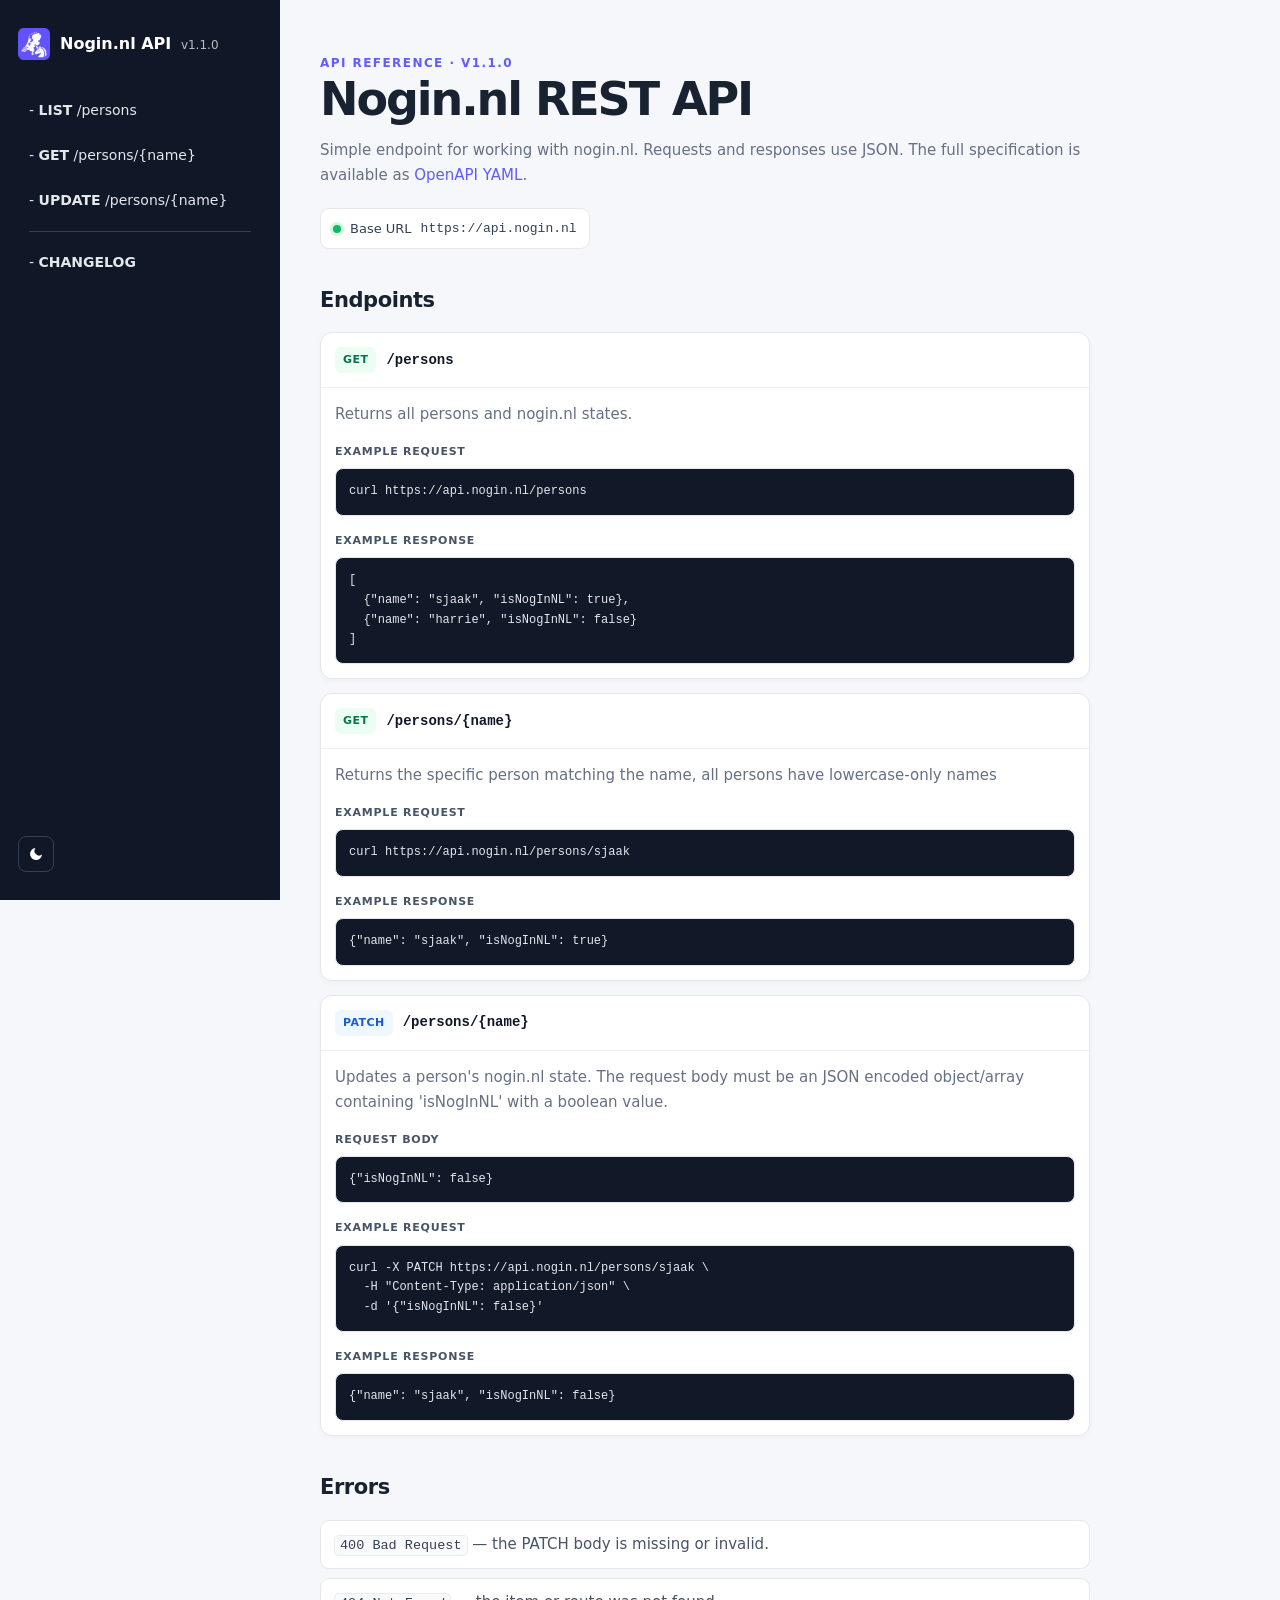
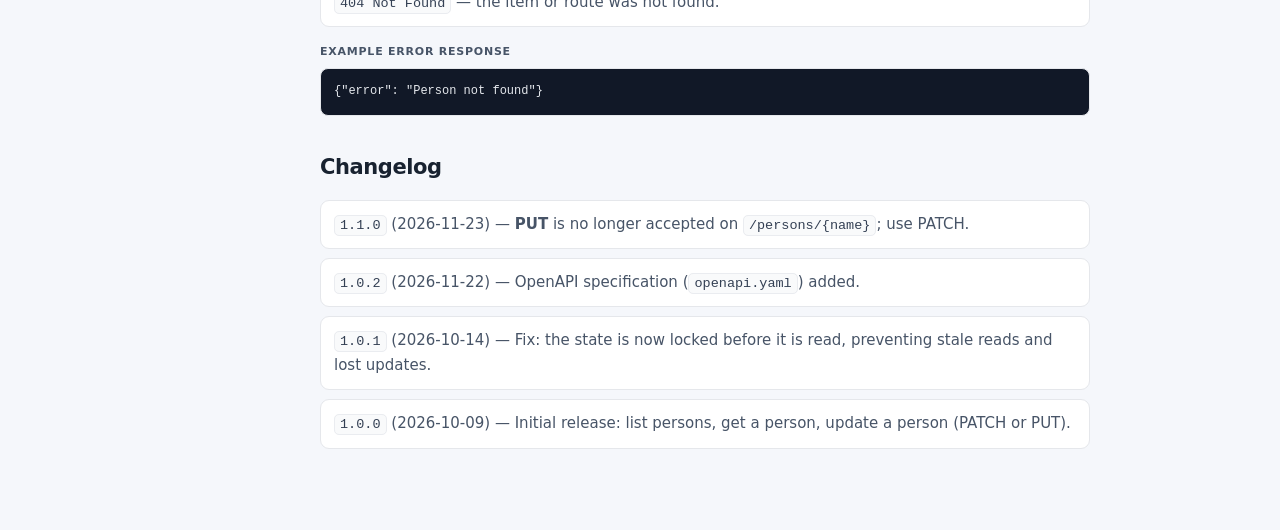
<file: templates/api.html>
<!doctype html>
<html lang="en">
<head>
    <meta charset="utf-8">
    <meta name="viewport" content="width=device-width, initial-scale=1">
    <meta name="theme-color" content="#101828" data-light="#101828" data-dark="#0f1522">
    <title>Nogin.nl API — Documentation</title>
    <link rel="icon" href="/assets/favicon.ico" type="image/x-icon">
    <link rel="apple-touch-icon" sizes="180x180" href="/assets/apple-touch-icon.png">
    <link rel="stylesheet" href="/assets/css/api.css?v=13">
    <script src="/assets/js/theme.js?v=4"></script>
</head>
<body>
<header class="mobile-header">
    <div class="header-top">
        <a class="brand" href="#overview">
            <img src="/assets/apple-touch-icon.png" alt="" width="32" height="32">
            <span>Nogin.nl API <!-- keep in sync with info.version in openapi.yaml --><small>v1.1.0</small></span>
        </a>

        <div class="header-actions">
            <button type="button" class="theme-button" title="Switch to dark mode" aria-label="Switch to dark mode">
                <svg class="icon-moon" viewBox="0 0 24 24" width="16" height="16" aria-hidden="true"><path fill="currentColor" d="M21 12.8A9 9 0 1 1 11.2 3a7 7 0 0 0 9.8 9.8z"/></svg>
                <svg class="icon-sun" viewBox="0 0 24 24" width="16" height="16" aria-hidden="true"><circle cx="12" cy="12" r="4.5" fill="currentColor"/><path stroke="currentColor" stroke-width="2" stroke-linecap="round" d="M12 2v2.5M12 19.5V22M2 12h2.5M19.5 12H22M4.9 4.9l1.8 1.8M17.3 17.3l1.8 1.8M4.9 19.1l1.8-1.8M17.3 6.7l1.8-1.8"/></svg>
            </button>
            <button
                    class="menu-toggle"
                    type="button"
                    aria-label="Open menu"
                    aria-expanded="false"
                    aria-controls="docs-nav"
            >
                <span></span>
                <span></span>
                <span></span>
            </button>
        </div>
    </div>

    <nav id="docs-nav" aria-label="Documentation">
        <a href="#list-items">- <strong>LIST</strong> /persons</a>
        <a href="#get-item">- <strong>GET</strong> /persons/{name}</a>
        <a href="#update-item">- <strong>UPDATE</strong> /persons/{name}</a>
        <div class="nav-divider" role="separator"></div>
        <a href="#changelog">- <strong>CHANGELOG</strong></a>
    </nav>
</header>
<main>
    <section id="overview">
        <p class="eyebrow">API reference <!-- keep in sync with info.version in openapi.yaml -->· v1.1.0</p>
        <h1>Nogin.nl REST API</h1>
        <p class="intro">Simple endpoint for working with nogin.nl. Requests and responses use JSON. The full specification is available as <a href="/openapi.yaml">OpenAPI YAML</a>.</p>
        <div class="base-url">
            <span class="status-dot" aria-hidden="true"></span>
            <span>Base URL</span>
            <code>https://api.nogin.nl</code>
        </div>
    </section>
    <h2>Endpoints</h2>
    <section class="endpoint" id="list-items">
        <div class="endpoint-head">
            <span class="method get">GET</span>
            <code class="route">/persons</code>
        </div>
        <div class="endpoint-body">
            <p>Returns all persons and nogin.nl states.</p>
            <div class="label">Example request</div>
            <pre><code>curl https://api.nogin.nl/persons</code></pre>
            <div class="label">Example response</div>
            <pre><code>[
  {"name": "sjaak", "isNogInNL": true},
  {"name": "harrie", "isNogInNL": false}
]</code></pre>
        </div>
    </section>

    <section class="endpoint" id="get-item">
        <div class="endpoint-head">
            <span class="method get">GET</span>
            <code class="route">/persons/{name}</code>
        </div>
        <div class="endpoint-body">
            <p>Returns the specific person matching the name, all persons have lowercase-only names</p>
            <div class="label">Example request</div>
            <pre><code>curl https://api.nogin.nl/persons/sjaak</code></pre>
            <div class="label">Example response</div>
            <pre><code>{"name": "sjaak", "isNogInNL": true}</code></pre>
        </div>
    </section>

    <section class="endpoint" id="update-item">
        <div class="endpoint-head">
            <span class="method patch">PATCH</span>
            <code class="route">/persons/{name}</code>
        </div>
        <div class="endpoint-body">
            <p>Updates a person's nogin.nl state. The request body must be an JSON encoded object/array containing 'isNogInNL' with a boolean value.</p>
            <div class="label">Request body</div>
            <pre><code>{"isNogInNL": false}</code></pre>
            <div class="label">Example request</div>
            <pre><code>curl -X PATCH https://api.nogin.nl/persons/sjaak \
  -H "Content-Type: application/json" \
  -d '{"isNogInNL": false}'</code></pre>
            <div class="label">Example response</div>
            <pre><code>{"name": "sjaak", "isNogInNL": false}</code></pre>
        </div>
    </section>

    <section id="errors">
        <h2>Errors</h2>
        <ul class="errors">
            <li><code>400 Bad Request</code> — the PATCH body is missing or invalid.</li>
            <li><code>404 Not Found</code> — the item or route was not found.</li>
        </ul>
        <div class="label">Example error response</div>
        <pre><code>{"error": "Person not found"}</code></pre>
    </section>

    <section id="changelog">
        <h2>Changelog</h2>
        <!-- keep in sync with info.version in openapi.yaml; newest first -->
        <ul class="errors">
            <li><code>1.1.0</code> (2026-11-23) — <strong>PUT</strong> is no longer accepted on <code>/persons/{name}</code>; use PATCH.</li>
            <li><code>1.0.2</code> (2026-11-22) — OpenAPI specification (<code>openapi.yaml</code>) added.</li>
            <li><code>1.0.1</code> (2026-10-14) — Fix: the state is now locked before it is read, preventing stale reads and lost updates.</li>
            <li><code>1.0.0</code> (2026-10-09) — Initial release: list persons, get a person, update a person (PATCH or PUT).</li>
        </ul>
    </section>
</main>
<script src="/assets/js/api.js"></script>
</body>
</html>
</file>
<file: assets/css/api.css>
:root {
    --ink: #182230;
    --muted: #667085;
    --line: #e5e7eb;
    --surface: #fff;
    --page: #f5f7fb;
    --nav: #101828;
    --accent: #635bff;
    --code: #111827;
    --line-soft: #eef0f3;
    --text-strong: #101828;
    --text-mid: #344054;
    --text-label: #475467;
    --code-inline-bg: #f9fafb;
    --code-inline-line: #eaecf0;
    --dot-ring: #d1fadf;
    --get-bg: #ecfdf3;
    --get-text: #067647;
    --patch-bg: #eff8ff;
    --patch-text: #175cd3;
    --notice-bg: #fffaeb;
    --notice-line: #fedf89;
    --notice-text: #7a2e0e;
    --shadow: rgb(16 24 40 / 3%);
}

:root[data-theme="dark"] {
    color-scheme: dark;
    --ink: #f3f4f6;
    --muted: #9ca3af;
    --line: #2a3345;
    --surface: #161c2b;
    --page: #0b0f19;
    --nav: #0f1522;
    --accent: #8b85ff;
    --code: #0b0f19;
    --line-soft: #232c3d;
    --text-strong: #f3f4f6;
    --text-mid: #d1d5db;
    --text-label: #9ca3af;
    --code-inline-bg: #1f2738;
    --code-inline-line: #2a3345;
    --dot-ring: #153d2a;
    --get-bg: #12301f;
    --get-text: #6ce9a6;
    --patch-bg: #14284a;
    --patch-text: #84caff;
    --notice-bg: #3a2a0c;
    --notice-line: #6b4a12;
    --notice-text: #fedf89;
    --shadow: rgb(0 0 0 / 30%);
}

* {
    box-sizing: border-box;
}

html {
    scroll-behavior: smooth;
    scroll-padding-top: 80px;
}

body {
    margin: 0;
    background: var(--page);
    color: var(--ink);
    font: 15px/1.65 Inter, ui-sans-serif, system-ui, -apple-system,
    BlinkMacSystemFont, "Segoe UI", sans-serif;
}

/* Header and mobile navigation */
.mobile-header {
    position: sticky;
    top: 0;
    z-index: 10;
    padding: 14px 16px 0;
    background: var(--nav);
    color: #fff;
}

.header-top {
    display: flex;
    align-items: center;
    justify-content: space-between;
}

.brand {
    display: flex;
    align-items: center;
    gap: 10px;
    padding-bottom: 12px;
    color: #fff;
    font-size: 16px;
    font-weight: 700;
    text-decoration: none;
}

.brand small {
    margin-left: 4px;
    font-size: 12px;
    font-weight: 400;
    opacity: 0.7;
}

.brand img {
    display: block;
    flex-shrink: 0;
    width: 32px;
    height: 32px;
}

.header-actions {
    display: flex;
    align-items: center;
    gap: 10px;
    margin-bottom: 12px;
}

.theme-button {
    display: inline-flex;
    align-items: center;
    justify-content: center;
    width: 36px;
    height: 36px;
    padding: 0;
    border: 1px solid #344054;
    border-radius: 8px;
    background: transparent;
    color: #fff;
    cursor: pointer;
}

.theme-button:focus-visible {
    outline: 2px solid #a5b4fc;
    outline-offset: 3px;
}

.theme-button .icon-sun,
:root[data-theme="dark"] .theme-button .icon-moon {
    display: none;
}

:root[data-theme="dark"] .theme-button .icon-sun {
    display: block;
}

.menu-toggle {
    display: grid;
    gap: 5px;
    padding: 9px;
    border: 1px solid #344054;
    border-radius: 8px;
    background: transparent;
    cursor: pointer;
}

.menu-toggle span {
    display: block;
    width: 19px;
    height: 2px;
    border-radius: 2px;
    background: #fff;
}

.menu-toggle:focus-visible,
nav a:focus-visible {
    outline: 2px solid #a5b4fc;
    outline-offset: 3px;
}

nav {
    display: none;
    gap: 4px;
    padding: 0 0 12px;
}

nav.is-open {
    display: grid;
}

nav a {
    padding: 9px 11px;
    border-radius: 8px;
    color: #e4e7ec;
    text-decoration: none;
    font-size: 14px;
}

.nav-divider {
    height: 1px;
    margin: 6px 11px;
    background: #344054;
}

nav a:hover,
nav a:focus-visible {
    background: #202b3c;
    color: #fff;
}

/* Page content */
main {
    width: 100%;
    max-width: 850px;
    margin: 0 auto;
    padding: 32px 16px 56px;
}

.eyebrow {
    margin: 0;
    color: var(--accent);
    font-size: 12px;
    font-weight: 700;
    letter-spacing: .12em;
    text-transform: uppercase;
}

h1 {
    margin: 0;
    font-size: clamp(32px, 9vw, 46px);
    letter-spacing: -.045em;
    line-height: 1.1;
}

.intro {
    margin: 14px 0 20px;
    color: var(--muted);
}

.intro a {
    color: var(--accent);
    font-weight: 500;
    text-decoration: none;
}

.intro a:hover {
    text-decoration: underline;
}

.base-url {
    display: flex;
    align-items: center;
    gap: 9px;
    width: fit-content;
    max-width: 100%;
    padding: 9px 12px;
    border: 1px solid var(--line);
    border-radius: 9px;
    background: var(--surface);
    color: var(--text-mid);
    font-size: 13px;
    overflow-wrap: anywhere;
}

.status-dot {
    flex: 0 0 auto;
    width: 8px;
    height: 8px;
    border-radius: 50%;
    background: #12b76a;
    box-shadow: 0 0 0 3px var(--dot-ring);
}

h2 {
    margin: 34px 0 14px;
    font-size: 21px;
    letter-spacing: -.02em;
}

.endpoint {
    margin: 14px 0;
    overflow: hidden;
    border: 1px solid var(--line);
    border-radius: 12px;
    background: var(--surface);
    box-shadow: 0 2px 5px var(--shadow);
}

.endpoint-head {
    display: flex;
    align-items: center;
    gap: 10px;
    padding: 14px;
    border-bottom: 1px solid var(--line-soft);
}

.method {
    flex: 0 0 auto;
    padding: 4px 8px;
    border-radius: 6px;
    font-size: 11px;
    font-weight: 800;
    letter-spacing: .04em;
}

.get {
    background: var(--get-bg);
    color: var(--get-text);
}

.patch {
    background: var(--patch-bg);
    color: var(--patch-text);
}

.route {
    min-width: 0;
    overflow-wrap: anywhere;
    color: var(--text-strong);
    font: 600 14px/1.5 ui-monospace, SFMono-Regular, Menlo, monospace;
}

.endpoint-body {
    padding: 14px;
}

.endpoint-body p {
    margin: 0 0 14px;
    color: var(--muted);
}

.label {
    margin: 16px 0 7px;
    color: var(--text-label);
    font-size: 11px;
    font-weight: 700;
    letter-spacing: .07em;
    text-transform: uppercase;
}

pre {
    max-width: 100%;
    margin: 0;
    overflow-x: auto;
    padding: 13px;
    border: 1px solid var(--line);
    border-radius: 8px;
    background: var(--code);
    color: #e4e7ec;
    font: 12px/1.65 ui-monospace, SFMono-Regular, Menlo, Consolas, monospace;
    -webkit-overflow-scrolling: touch;
}

code {
    font-family: ui-monospace, SFMono-Regular, Menlo, Consolas, monospace;
}

p code,
li code {
    padding: 2px 5px;
    border: 1px solid var(--code-inline-line);
    border-radius: 5px;
    background: var(--code-inline-bg);
    color: var(--text-mid);
    font-size: .9em;
}

.errors {
    display: grid;
    gap: 9px;
    padding: 0;
    list-style: none;
}

.errors li {
    padding: 11px 13px;
    border: 1px solid var(--line);
    border-radius: 9px;
    background: var(--surface);
    color: var(--text-label);
}

.notice {
    margin-top: 24px;
    padding: 14px;
    border: 1px solid var(--notice-line);
    border-radius: 9px;
    background: var(--notice-bg);
    color: var(--notice-text);
    font-size: 13px;
}

/* Desktop layout: fixed sidebar with navigation always visible */
@media (min-width: 800px) {
    html {
        scroll-padding-top: 24px;
    }

    .mobile-header {
        position: fixed;
        inset: 0 auto 0 0;
        width: 280px;
        height: 100vh;
        padding: 28px 18px;
    }

    .header-top {
        margin-bottom: 30px;
    }

    .brand {
        padding: 0;
    }

    .menu-toggle {
        display: none;
    }

    .header-actions {
        position: absolute;
        bottom: 28px;
        left: 18px;
        margin-bottom: 0;
    }

    nav,
    nav.is-open {
        display: grid;
        gap: 4px;
        padding: 0;
    }

    main {
        margin-left: 280px;
        padding: 54px 40px 70px;
    }
}

@media (prefers-reduced-motion: reduce) {
    html {
        scroll-behavior: auto;
    }
}
</file>
